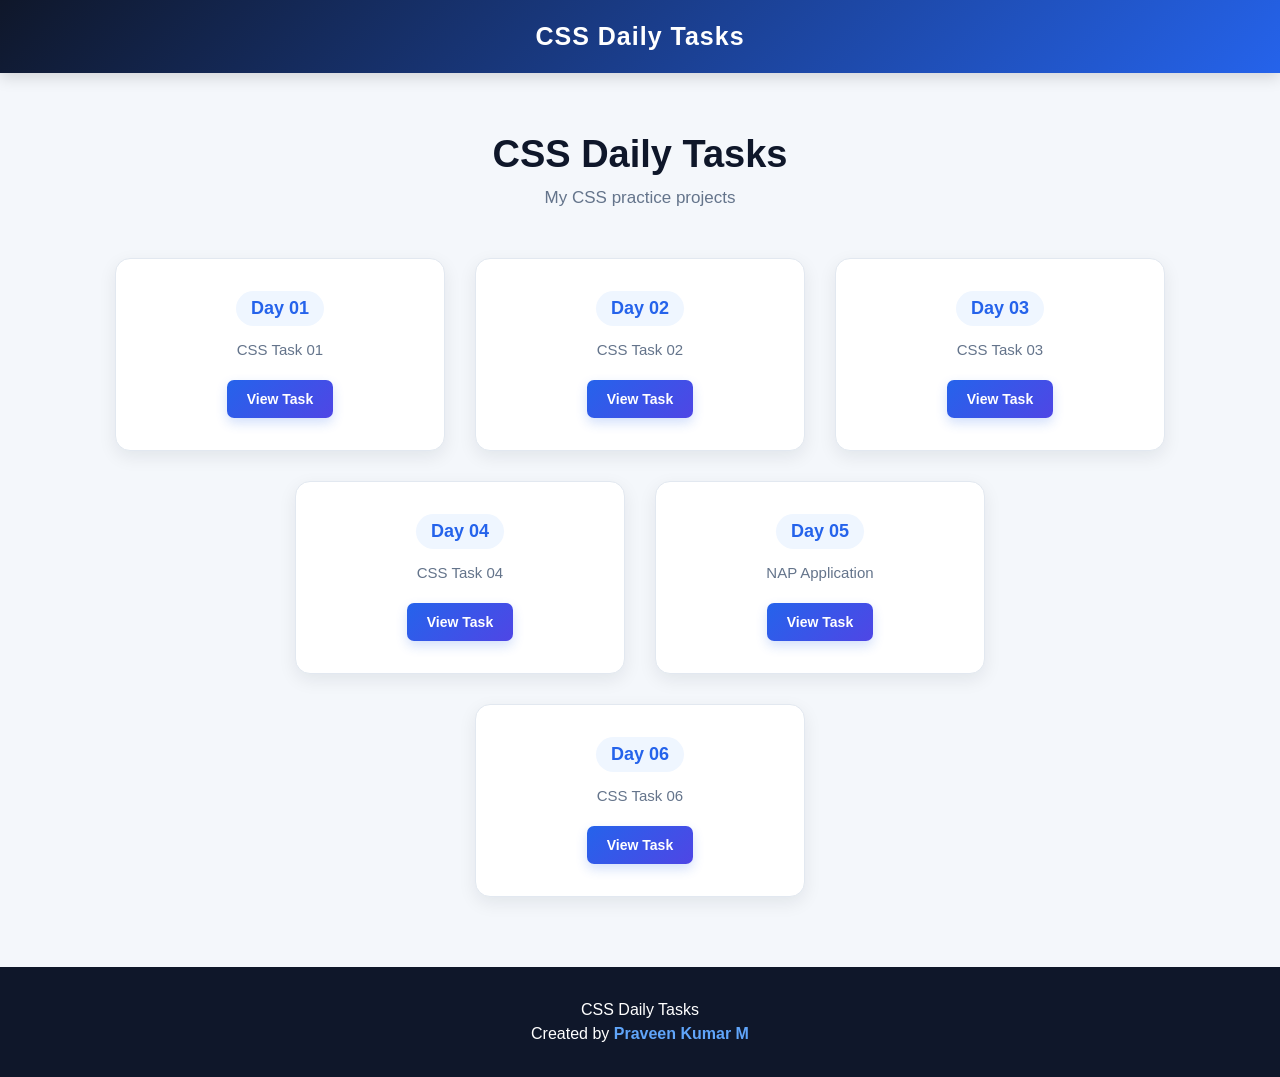
<file: index.html>
<!DOCTYPE html>
<html lang="en">

<head>

<meta charset="UTF-8">
<meta name="viewport" content="width=device-width, initial-scale=1.0">

<title>CSS Daily Tasks</title>

<style>

    /* ================= RESET ================= */

    * {
        margin: 0;
        padding: 0;
        box-sizing: border-box;
    }


    /* ================= BODY ================= */

    body {
        font-family: Arial, sans-serif;
        background-color: #f4f7fb;
        color: #1e293b;
    }


    /* ================= HEADER ================= */

    nav {
        background: linear-gradient(135deg, #0f172a, #2563eb);

        padding: 22px;

        text-align: center;

        box-shadow: 0 4px 15px rgba(0, 0, 0, 0.15);

        position: sticky;
        top: 0;

        z-index: 100;
    }

    nav h2 {
        color: white;

        font-size: 25px;

        letter-spacing: 1px;
    }


    /* ================= MAIN ================= */

    .container {
        width: 90%;

        max-width: 1050px;

        margin: 60px auto;

        min-height: 75vh;
    }


    /* ================= HEADING ================= */

    .heading {
        text-align: center;

        margin-bottom: 50px;
    }

    .heading h1 {
        font-size: 38px;

        color: #0f172a;

        margin-bottom: 12px;
    }

    .heading p {
        color: #64748b;

        font-size: 17px;
    }


    /* ================= TASK GRID ================= */

    .tasks {
        display: grid;

        grid-template-columns: repeat(6, 1fr);

        gap: 30px;

        align-items: stretch;
    }


    /* ================= TASK CARD ================= */

    .task {
        background-color: white;

        padding: 32px 25px;

        border-radius: 15px;

        text-align: center;

        border: 1px solid #e2e8f0;

        box-shadow:
            0 6px 18px rgba(15, 23, 42, 0.08);

        transition: all 0.3s ease;
    }


    /* ================= CARD HOVER ================= */

    .task:hover {
        transform: translateY(-8px);

        border-color: #93c5fd;

        box-shadow:
            0 12px 25px rgba(37, 99, 235, 0.18);
    }


    /* ================= DAY TITLE ================= */

    .task h3 {
        display: inline-block;

        color: #2563eb;

        background-color: #eff6ff;

        padding: 7px 15px;

        border-radius: 20px;

        font-size: 18px;

        margin-bottom: 15px;
    }


    /* ================= DESCRIPTION ================= */

    .task p {
        color: #64748b;

        margin-bottom: 22px;

        font-size: 15px;
    }


    /* ================= BUTTON ================= */

    .task a {
        display: inline-block;

        text-decoration: none;

        background: linear-gradient(
            135deg,
            #2563eb,
            #4f46e5
        );

        color: white;

        padding: 11px 20px;

        border-radius: 7px;

        font-size: 14px;

        font-weight: bold;

        transition: all 0.3s ease;

        box-shadow:
            0 5px 12px rgba(37, 99, 235, 0.2);
    }


    .task a:hover {
        background: linear-gradient(
            135deg,
            #0f172a,
            #2563eb
        );

        transform: scale(1.05);

        box-shadow:
            0 8px 18px rgba(37, 99, 235, 0.3);
    }


    /* =================================================
       3 CARDS - FIRST ROW
       ================================================= */

    .task:nth-child(1),
    .task:nth-child(2),
    .task:nth-child(3) {

        grid-column: span 2;
    }


    /* =================================================
       2 CARDS - SECOND ROW CENTER
       ================================================= */

    .task:nth-child(4) {

        grid-column: 2 / span 2;
    }

    .task:nth-child(5) {

        grid-column: 4 / span 2;
    }


    /* =================================================
       1 CARD - THIRD ROW CENTER
       ================================================= */

    .task:nth-child(6) {

        grid-column: 3 / span 2;
    }


    /* ================= FOOTER ================= */

    footer {
        background-color: #0f172a;

        color: white;

        text-align: center;

        padding: 28px;

        margin-top: 70px;
    }

    footer p {
        margin: 6px;
    }

    footer strong {
        color: #60a5fa;
    }


    /* ================= TABLET ================= */

    @media (max-width: 800px) {

        .container {
            width: 90%;

            margin: 45px auto;
        }

        .heading h1 {
            font-size: 32px;
        }

        .tasks {
            grid-template-columns: repeat(2, 1fr);

            gap: 25px;
        }

        .task:nth-child(n) {
            grid-column: auto;
        }

        .task:nth-child(5) {

            grid-column: 1 / 2;
        }

        .task:nth-child(6) {

            grid-column: 2 / 3;
        }

    }


    /* ================= MOBILE ================= */

    @media (max-width: 550px) {

        .heading h1 {
            font-size: 28px;
        }

        .heading p {
            font-size: 15px;
        }

        .tasks {
            grid-template-columns: 1fr;

            gap: 25px;
        }

        .task:nth-child(n) {
            grid-column: auto;
        }

    }

</style>

</head>


<body>


<!-- ================= HEADER ================= -->

<nav>

    <h2>
        CSS Daily Tasks
    </h2>

</nav>


<!-- ================= MAIN ================= -->

<div class="container">


    <!-- ================= HEADING ================= -->

    <div class="heading">

        <h1>
            CSS Daily Tasks
        </h1>

        <p>
            My CSS practice projects
        </p>

    </div>


    <!-- ================= TASK CARDS ================= -->

    <div class="tasks">


        <!-- ================= DAY 01 ================= -->

        <div class="task">

            <h3>
                Day 01
            </h3>

            <p>
                CSS Task 01
            </p>

            <a
                href="Css_daily_task/day_1_CSS_task_1/index.html"
                target="_blank">

                View Task

            </a>

        </div>


        <!-- ================= DAY 02 ================= -->

        <div class="task">

            <h3>
                Day 02
            </h3>

            <p>
                CSS Task 02
            </p>

            <a
                href="Css_daily_task/day_2_CSS_task_2/index.html"
                target="_blank">

                View Task

            </a>

        </div>


        <!-- ================= DAY 03 ================= -->

        <div class="task">

            <h3>
                Day 03
            </h3>

            <p>
                CSS Task 03
            </p>

            <a
                href="Css_daily_task/day_3_CSS_task_3/index.html"
                target="_blank">

                View Task

            </a>

        </div>


        <!-- ================= DAY 04 ================= -->

        <div class="task">

            <h3>
                Day 04
            </h3>

            <p>
                CSS Task 04
            </p>

            <a
                href="Css_daily_task/day_4_CSS_task_4/index.html"
                target="_blank">

                View Task

            </a>

        </div>


        <!-- ================= DAY 05 ================= -->

        <div class="task">

            <h3>
                Day 05
            </h3>

            <p>
                NAP Application
            </p>

            <a
                href="Css_daily_task/day_5_CSS_task_5/NAP_Application/index.html"
                target="_blank">

                View Task

            </a>

        </div>


        <!-- ================= DAY 06 ================= -->

        <div class="task">

            <h3>
                Day 06
            </h3>

            <p>
                CSS Task 06
            </p>

            <a
                href="Css_daily_task/day_6_CSS_task_6/index.html"
                target="_blank">

                View Task

            </a>

        </div>


    </div>


</div>


<!-- ================= FOOTER ================= -->

<footer>

    <p>
        CSS Daily Tasks
    </p>

    <p>
        Created by <strong>Praveen Kumar M</strong>
    </p>

</footer>


</body>

</html>
</file>
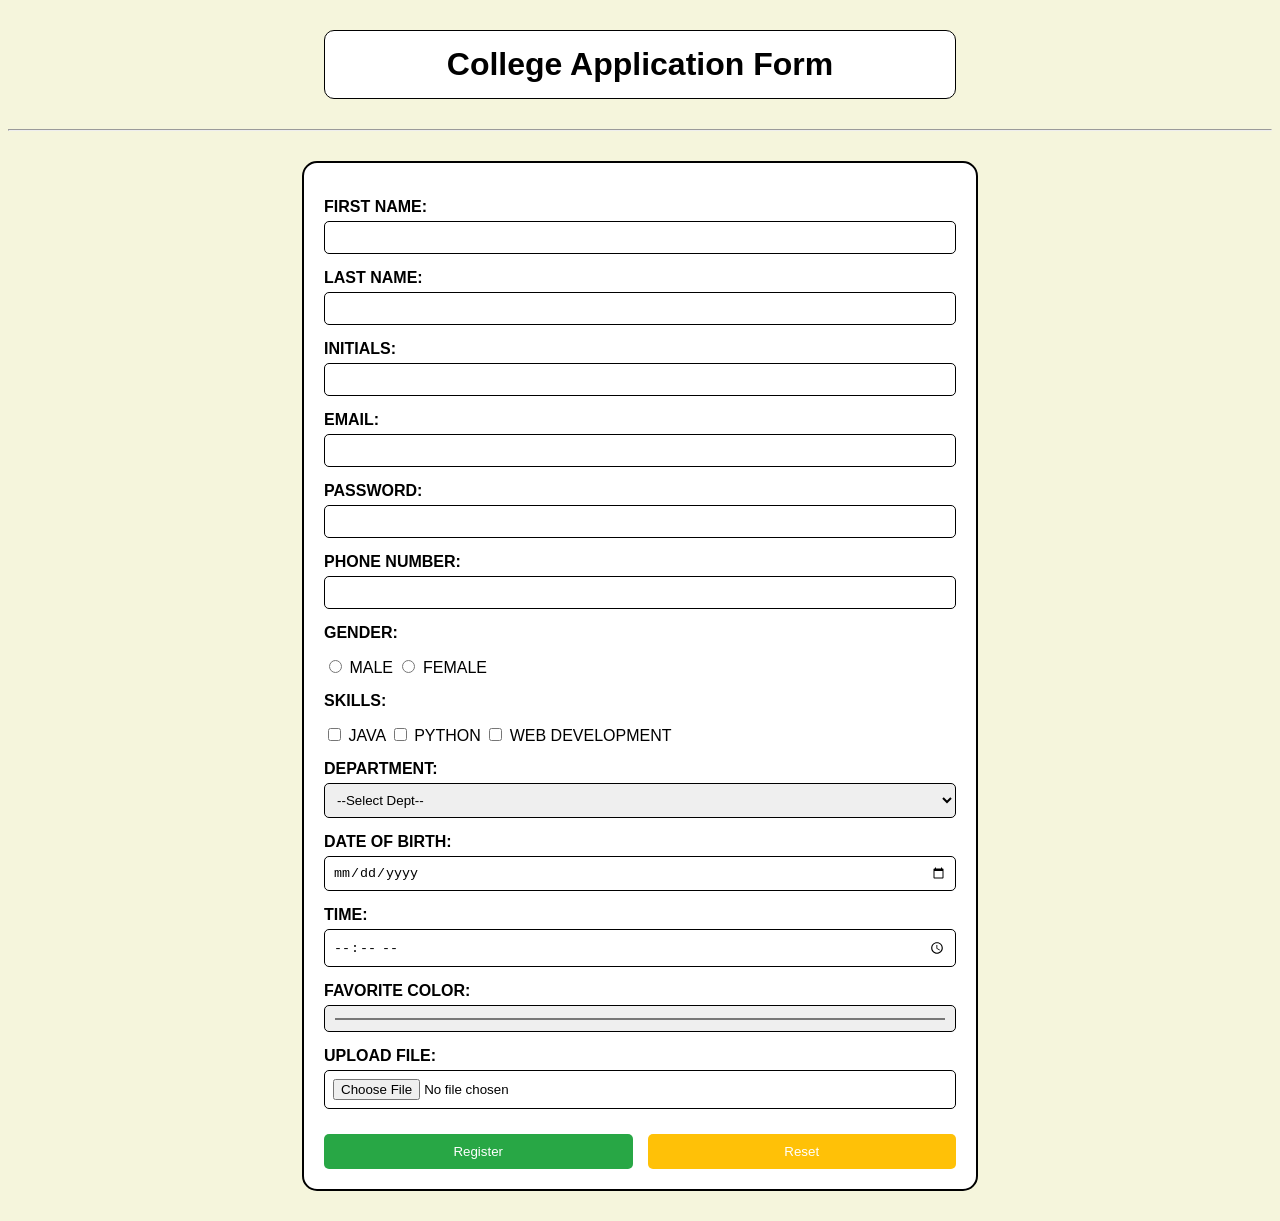
<file: Css_daily_task/day_1_CSS_task_1/index.html>
<!DOCTYPE html>
<html lang="en">

<head>
    <meta charset="UTF-8">
    <meta name="viewport" content="width=device-width, initial-scale=1.0">
    <title>College Application Form</title>

    <link rel="stylesheet" href="style.css">
</head>

<body>

    <h1>
        College Application Form
    </h1>

    <hr>

    <form>

        <span id="spl">

            <label for="First_name">First Name:</label>
            <input type="text" id="First_name" name="First_name" required>

            <label for="Last_name">Last Name:</label>
            <input type="text" id="Last_name" name="Last_name">

            <label for="Initials">Initials:</label>
            <input type="text" id="Initials" name="Initials" required>

            <label for="mail">Email:</label>
            <input type="email" id="mail" name="mail" required>

            <label for="PWD">Password:</label>
            <input type="password" id="PWD" name="PWD" required>

            <label for="Phno">Phone Number:</label>
            <input type="tel" id="Phno" name="Phno" required>

            <label>Gender:</label>

            <div class="options">
                <input type="radio" name="gender" value="male">
                <span>Male</span>

                <input type="radio" name="gender" value="female">
                <span>Female</span>
            </div>

            <label>Skills:</label>

            <div class="options">
                <input type="checkbox" name="skill" value="java">
                <span>Java</span>

                <input type="checkbox" name="skill" value="python">
                <span>Python</span>

                <input type="checkbox" name="skill" value="web">
                <span>Web Development</span>
            </div>

            <label for="Department">Department:</label>

            <select name="Department" id="Department" required>
                <option value="">--Select Dept--</option>
                <option value="IT">IT</option>
                <option value="CSE">CSE</option>
                <option value="ECE">ECE</option>
                <option value="EEE">EEE</option>
                <option value="Mech">Mechanical</option>
            </select>

            <label for="dob">Date of Birth:</label>
            <input type="date" id="dob" name="dob">

            <label for="time">Time:</label>
            <input type="time" id="time" name="time">

            <label for="color">Favorite Color:</label>
            <input type="color" id="color" name="color">

            <label for="file">Upload File:</label>
            <input type="file" id="file" name="file">

            <div class="buttons">
                <input type="submit" id="Submit" value="Register">
                <input type="reset" id="Re" value="Reset">
            </div>

        </span>

    </form>

</body>

</html>
</file>
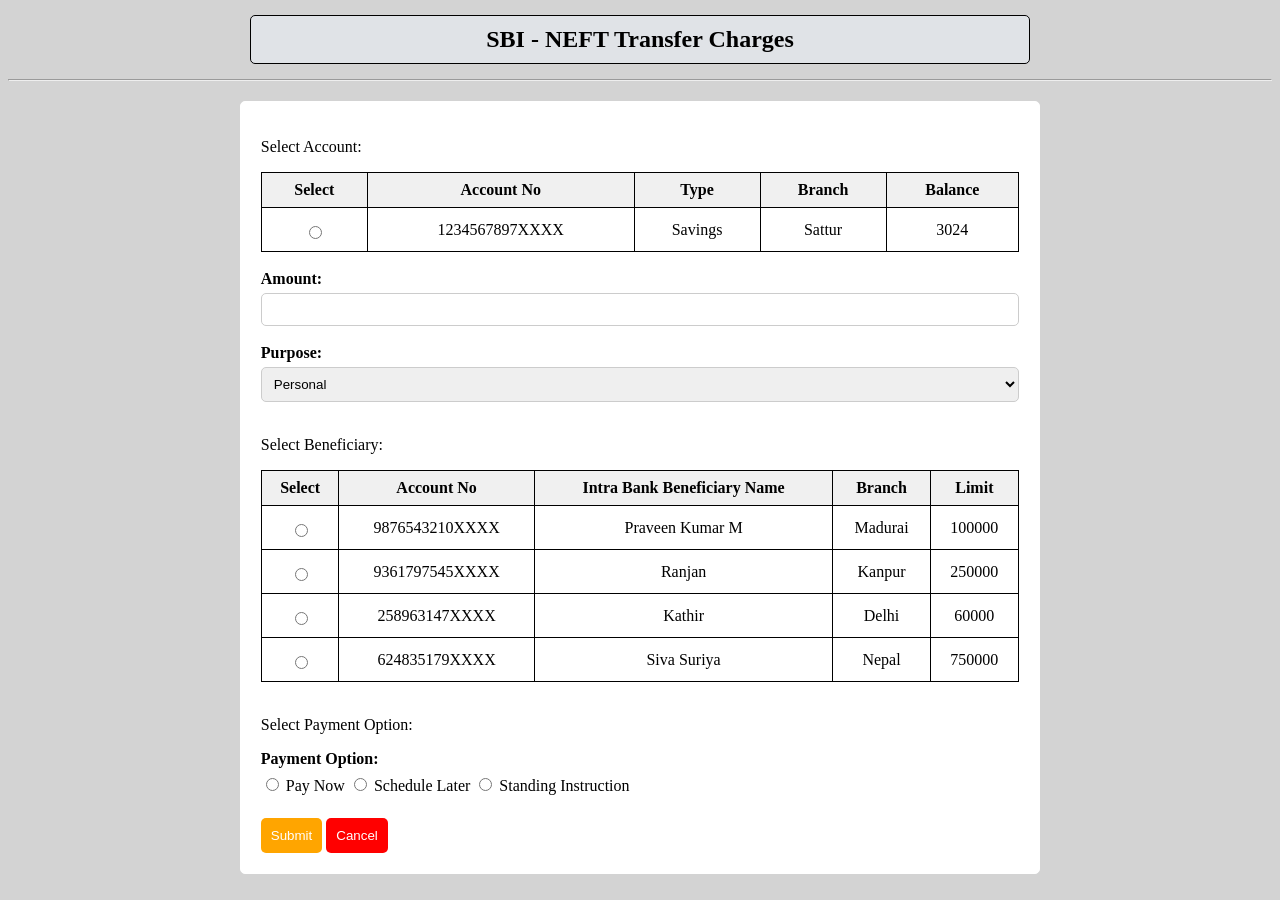
<file: Css_daily_task/day_2_CSS_task_2/index.html>
<!DOCTYPE html>
<html lang="en">

<head>
    <meta charset="UTF-8">
    <meta name="viewport" content="width=device-width, initial-scale=1.0">

    <title>Fund Transfer</title>

    <link rel="stylesheet" href="style.css">
</head>

<body>

    <h2 class="heading">SBI - NEFT Transfer Charges</h2>

    <hr>

    <form>

        <p>Select Account:</p>

        <table>

            <tr>
                <th>Select</th>
                <th>Account No</th>
                <th>Type</th>
                <th>Branch</th>
                <th>Balance</th>
            </tr>

            <tr>
                <td>
                    <input type="radio" name="account">
                </td>

                <td>1234567897XXXX</td>
                <td>Savings</td>
                <td>Sattur</td>
                <td>3024</td>
            </tr>

        </table>

        <br>

        <label for="amount">Amount:</label>
        <input type="text" id="amount" name="amount">

        <br><br>

        <label for="purpose">Purpose:</label>

        <select id="purpose" name="purpose">
            <option value="personal">Personal</option>
            <option value="business">Business</option>
        </select>

        <br><br>

        <p>Select Beneficiary:</p>

        <table>

            <tr>
                <th>Select</th>
                <th>Account No</th>
                <th>Intra Bank Beneficiary Name</th>
                <th>Branch</th>
                <th>Limit</th>
            </tr>

            <tr>
                <td>
                    <input type="radio" name="beneficiary" value="praveen">
                </td>

                <td>9876543210XXXX</td>
                <td>Praveen Kumar M</td>
                <td>Madurai</td>
                <td>100000</td>
            </tr>

            <tr>
                <td>
                    <input type="radio" name="beneficiary" value="ranjan">
                </td>

                <td>9361797545XXXX</td>
                <td>Ranjan</td>
                <td>Kanpur</td>
                <td>250000</td>
            </tr>

            <tr>
                <td>
                    <input type="radio" name="beneficiary" value="kathir">
                </td>

                <td>258963147XXXX</td>
                <td>Kathir</td>
                <td>Delhi</td>
                <td>60000</td>
            </tr>

            <tr>
                <td>
                    <input type="radio" name="beneficiary" value="siva">
                </td>

                <td>624835179XXXX</td>
                <td>Siva Suriya</td>
                <td>Nepal</td>
                <td>750000</td>
            </tr>

        </table>

        <br>

        <p>Select Payment Option:</p>

        <label>Payment Option:</label>

        <br>

        <input type="radio" name="payment" value="pay-now">
        Pay Now

        <input type="radio" name="payment" value="schedule-later">
        Schedule Later

        <input type="radio" name="payment" value="standing-instruction">
        Standing Instruction

        <br><br>

        <input type="submit" value="Submit">

        <input type="reset" value="Cancel">

    </form>

</body>

</html>
</file>
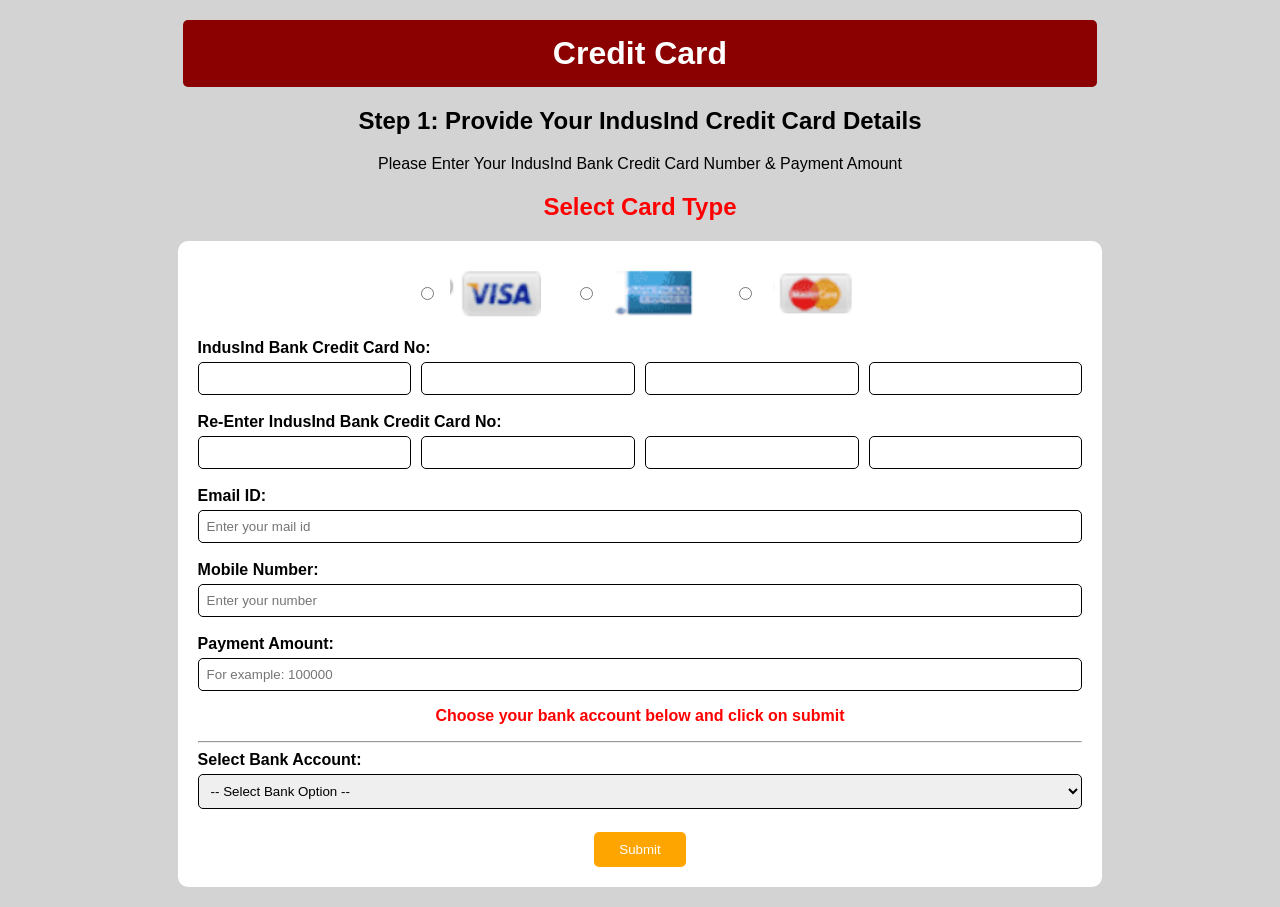
<file: Css_daily_task/day_3_CSS_task_3/index.html>
<!DOCTYPE html>
<html lang="en">

<head>
    <meta charset="UTF-8">
    <meta name="viewport" content="width=device-width, initial-scale=1.0">

    <title>IndusInd Bank</title>

    <link rel="stylesheet" href="style.css">
</head>

<body>

    <h1>Credit Card</h1>

    <h2>Step 1: Provide Your IndusInd Credit Card Details</h2>

    <p>
        Please Enter Your IndusInd Bank Credit Card Number & Payment Amount
    </p>

    <h2 class="card-heading">Select Card Type</h2>

    <form>

        <div class="card-options">

            <label>
                <input type="radio" name="card" value="visa">
                <img src="src/visa.png" alt="Visa Card">
            </label>

            <label>
                <input type="radio" name="card" value="mastercard">
                <img src="src/mastercard.png" alt="Mastercard">
            </label>

            <label>
                <input type="radio" name="card" value="rupay">
                <img src="src/rupay.png" alt="RuPay Card">
            </label>

        </div>

        <br>

        <label>IndusInd Bank Credit Card No:</label>

        <div class="card-number">
            <input type="number" name="card_number">
            <input type="number" name="card_number">
            <input type="number" name="card_number">
            <input type="number" name="card_number">
        </div>

        <br>

        <label>Re-Enter IndusInd Bank Credit Card No:</label>

        <div class="card-number">
            <input type="number" name="confirm_card_number">
            <input type="number" name="confirm_card_number">
            <input type="number" name="confirm_card_number">
            <input type="number" name="confirm_card_number">
        </div>

        <br>

        <label for="mail">Email ID:</label>

        <input
            type="email"
            id="mail"
            name="mail"
            placeholder="Enter your mail id"
        >

        <br><br>

        <label for="phno">Mobile Number:</label>

        <input
            type="tel"
            id="phno"
            name="phno"
            placeholder="Enter your number"
        >

        <br><br>

        <label for="payno">Payment Amount:</label>

        <input
            type="number"
            id="payno"
            name="payno"
            placeholder="For example: 100000"
        >

        <p>
            <span id="spl">
                Choose your bank account below and click on submit
            </span>
        </p>

        <hr>

        <label for="bank">Select Bank Account:</label>

        <select id="bank" name="bank">

            <option value="">-- Select Bank Option --</option>
            <option value="sbi">SBI</option>
            <option value="icici">ICICI</option>
            <option value="hdfc">HDFC</option>
            <option value="tngb">TNGB</option>

        </select>

        <br><br>

        <div class="submit-button">

            <input type="submit" value="Submit">

        </div>

    </form>

</body>

</html>
</file>
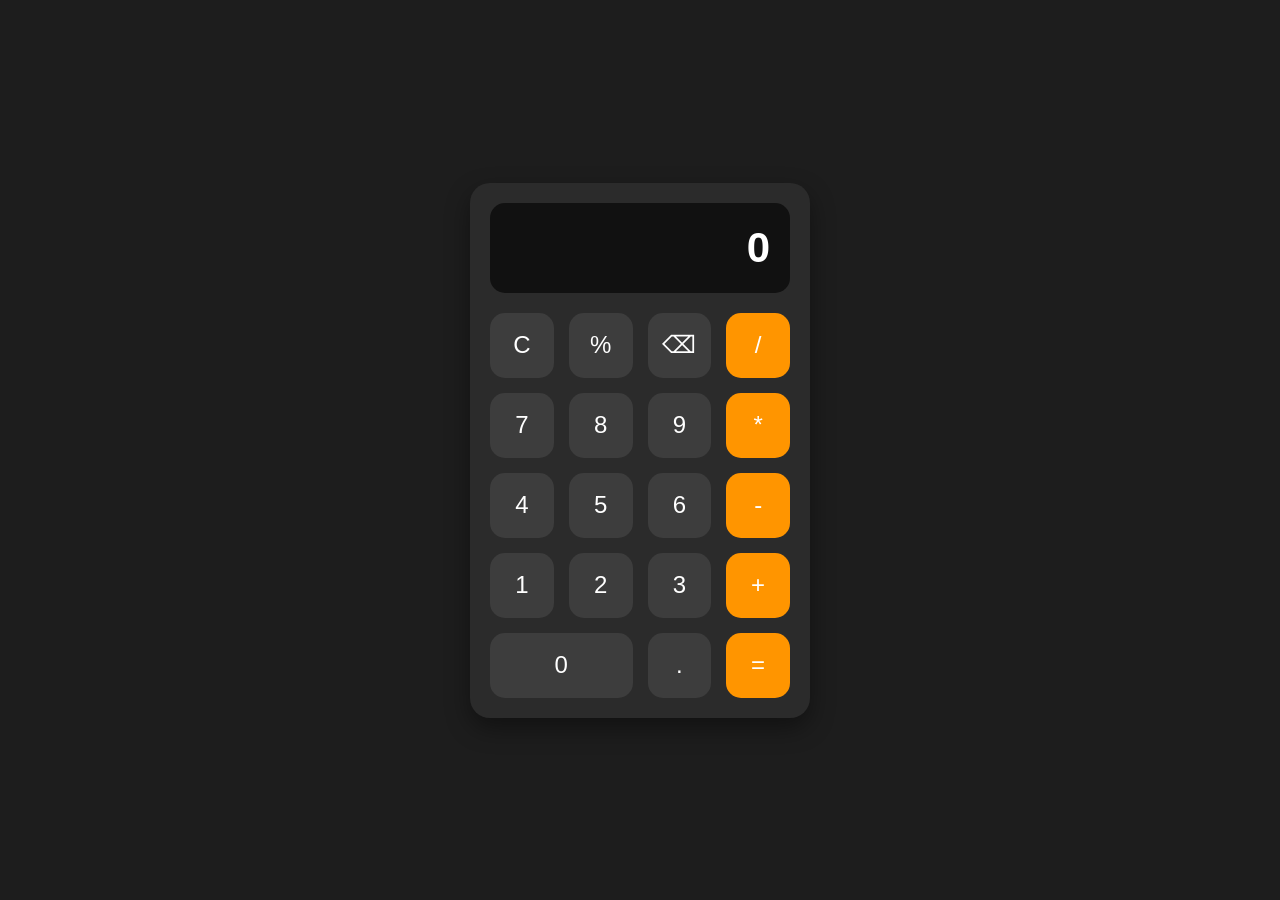
<file: Css_daily_task/day_4_CSS_task_4/index.html>
<!DOCTYPE html>
<html lang="en">

<head>
    <meta charset="UTF-8">
    <meta name="viewport" content="width=device-width, initial-scale=1.0">
    <title>Calculator UI</title>
    <link rel="stylesheet" href="style.css">
</head>

<body>

    <div class="calculator">

        <div class="display">
            <span>0</span>
        </div>

        <div class="buttons">

            <button>C</button>
            <button>%</button>
            <button>⌫</button>
            <button>/</button>

            <button>7</button>
            <button>8</button>
            <button>9</button>
            <button>*</button>

            <button>4</button>
            <button>5</button>
            <button>6</button>
            <button>-</button>

            <button>1</button>
            <button>2</button>
            <button>3</button>
            <button>+</button>

            <button class="zero">0</button>
            <button>.</button>
            <button>=</button>

        </div>

    </div>

</body>

</html>
</file>
<file: Css_daily_task/day_1_CSS_task_1/style.css>
body {
    background-color: beige;
    font-family: Arial, sans-serif;
}

h1 {
    text-align: center;
    background-color: white;
    border: 1px solid black;
    border-radius: 10px;
    padding: 15px;
    margin: 30px auto;
    width: 90%;
    max-width: 600px;
}

form {
    width: 50%;
    margin: 30px auto;
    padding: 20px;
    border: 2px solid black;
    border-radius: 15px;
    color: black;
    background-color: white;
}

#spl {
    text-transform: uppercase;
}

label {
    display: block;
    margin-top: 15px;
    font-weight: bold;
}

input,
select {
    width: 100%;
    padding: 8px;
    margin-top: 5px;
    border: 1px solid black;
    border-radius: 5px;
    box-sizing: border-box;
}

input[type="radio"],
input[type="checkbox"] {
    width: auto;
    margin-top: 10px;
}

.options {
    margin-top: 8px;
}

.buttons {
    display: flex;
    gap: 15px;
    margin-top: 20px;
}

input[type="submit"] {
    background-color: #28a745;
    color: white;
    padding: 10px;
    border: none;
    border-radius: 5px;
    cursor: pointer;
}

input[type="reset"] {
    background-color: #ffc107;
    color: white;
    padding: 10px;
    border: none;
    border-radius: 5px;
    cursor: pointer;
}

input[type="submit"]:hover {
    background-color: #218838;
}

input[type="reset"]:hover {
    background-color: #e0a800;
}
</file>
<file: Css_daily_task/day_2_CSS_task_2/style.css>
body {
    background-color: #d3d3d3;
}

.heading {
    border: 1px solid;
    background-color: #e0e3e7;
    border-radius: 5px;
    margin: 15px auto;
    width: 60%;
    text-align: center;
    padding: 10px;
}

form {
    margin: 20px auto;
    width: 60%;
    padding: 20px;
    border: 1px solid;
    border-radius: 5px;
    border-color: white;
    background-color: white;
}

label {
    font-weight: bold;
}

table {
    width: 100%;
    margin-top: 10px;
    border-collapse: collapse;
}

th,
td {
    border: 1px solid;
    padding: 8px;
    text-align: center;
}

th {
    background-color: #f0f0f0;
}

input,
select {
    width: 100%;
    padding: 8px;
    margin-top: 5px;
    border: 1px solid #ccc;
    border-radius: 5px;
    box-sizing: border-box;
}

input[type="radio"] {
    width: auto;
    margin-top: 10px;
}

input[type="submit"] {
    width: auto;
    background-color: orange;
    color: white;
    border: none;
    padding: 10px;
    border-radius: 5px;
    cursor: pointer;
}

input[type="reset"] {
    width: auto;
    background-color: red;
    color: white;
    border: none;
    padding: 10px;
    border-radius: 5px;
    cursor: pointer;
}
</file>
<file: Css_daily_task/day_3_CSS_task_3/style.css>
body {
    background-color: #d3d3d3;
    font-family: Arial, sans-serif;
}

h1 {
    background-color: #8b0000;
    color: white;
    border-radius: 5px;
    margin: 20px auto;
    width: 70%;
    padding: 15px;
    text-align: center;
}

h2 {
    text-align: center;
}

p {
    text-align: center;
}

.card-heading {
    color: red;
}

form {
    margin: 20px auto;
    width: 70%;
    padding: 20px;
    background-color: white;
    border-radius: 10px;
}

label {
    font-weight: bold;
}

input,
select {
    padding: 8px;
    margin-top: 5px;
    border: 1px solid black;
    border-radius: 5px;
}

input[type="number"],
input[type="email"],
input[type="tel"],
select {
    width: 100%;
    box-sizing: border-box;
}

#spl {
    color: red;
    font-weight: bold;
}

.card-options {
    display: flex;
    justify-content: center;
    gap: 30px;
}

.card-options label {
    display: flex;
    align-items: center;
    gap: 8px;
}

.card-options img {
    width: 100px;
    height: 60px;
    object-fit: contain;
}

.card-number {
    display: flex;
    gap: 10px;
}

.card-number input {
    width: 25%;
    box-sizing: border-box;
}

input[type="submit"] {
    background-color: orange;
    color: white;
    border: none;
    padding: 10px 25px;
    border-radius: 5px;
    cursor: pointer;
}

.submit-button {
    text-align: center;
}
</file>
<file: Css_daily_task/day_4_CSS_task_4/style.css>
* {
    margin: 0;
    padding: 0;
    box-sizing: border-box;
    font-family: Arial, Helvetica, sans-serif;
}

body {
    display: flex;
    justify-content: center;
    align-items: center;
    height: 100vh;
    background: #1d1d1d;
}

.calculator {
    width: 340px;
    background: #2b2b2b;
    border-radius: 20px;
    padding: 20px;
    box-shadow: 0 10px 25px rgba(0, 0, 0, .4);
}

.display {
    height: 90px;
    background: #111;
    border-radius: 15px;
    display: flex;
    justify-content: flex-end;
    align-items: center;
    padding: 20px;
    margin-bottom: 20px;
}

.display span {
    color: #fff;
    font-size: 42px;
    font-weight: bold;
}

.buttons {
    display: grid;
    grid-template-columns: repeat(4, 1fr);
    gap: 15px;
}

button {
    height: 65px;
    border: none;
    border-radius: 15px;
    background: #3d3d3d;
    color: #fff;
    font-size: 24px;
    cursor: pointer;
    transition: .2s;
}

button:hover {
    background: #555;
}

button:active {
    transform: scale(.95);
}

button:nth-child(4),
button:nth-child(8),
button:nth-child(12),
button:nth-child(16),
button:last-child {
    background: #ff9500;
}

button:nth-child(4):hover,
button:nth-child(8):hover,
button:nth-child(12):hover,
button:nth-child(16):hover,
button:last-child:hover {
    background: #ffad33;
}

.zero {
    grid-column: span 2;
}
</file>
